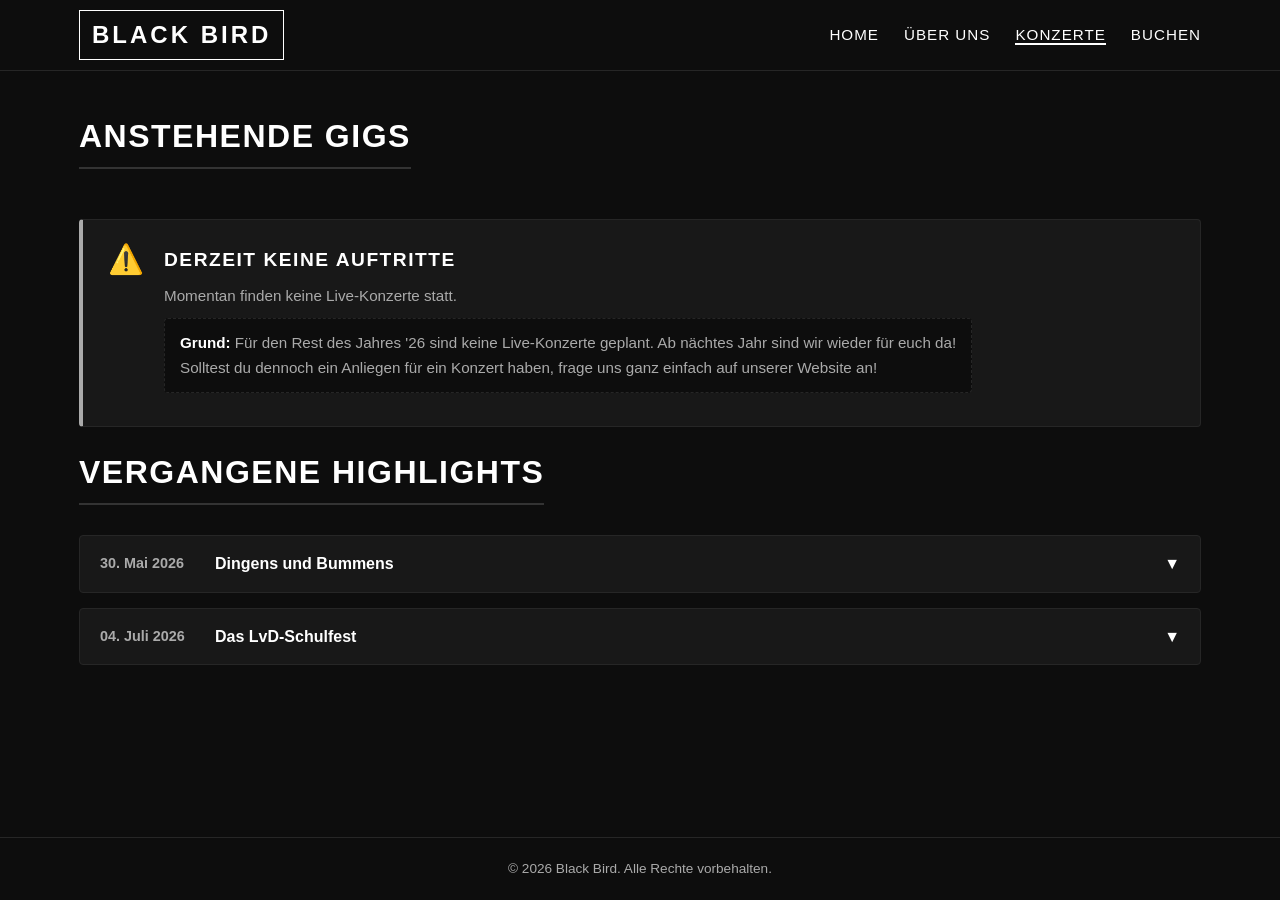
<file: konzerte.html>
<!DOCTYPE html>
<html lang="de">
<head>
  <meta charset="UTF-8">
  <meta name="viewport" content="width=device-width, initial-scale=1.0">
  <title>Konzerte | Black Bird</title>
  <link rel="stylesheet" href="style.css">
</head>
<body>

  <header>
    <div class="container">
      <a href="index.html" class="logo">Black Bird</a>
      <div class="menu-toggle">
        <span></span><span></span><span></span>
      </div>
      <ul class="nav-links">
        <li><a href="index.html">Home</a></li>
        <li><a href="ueber-uns.html">Über uns</a></li>
        <li><a href="konzerte.html" class="active">Konzerte</a></li>
        <li><a href="buchen.html">Buchen</a></li>
      </ul>
    </div>
  </header>

  <main>
    <div class="container">
      
      <!-- ANSTEHENDE SHOWS -->
      <div class="concert-section">
        <h2 class="section-title">Anstehende Gigs</h2>
        <div class="concert-list">

        <!-- HINWEIS-BOX: KEINE KONZERTE -->
          <div class="no-concerts-banner">
            <div class="no-concerts-icon">&#9888;&#65039;</div>
            <div class="no-concerts-content">
              <h3>Derzeit keine Auftritte</h3>
              <p>Momentan finden keine Live-Konzerte statt.</p>
              <p class="no-concerts-reason">
                <strong>Grund:</strong> Für den Rest des Jahres '26 sind keine Live-Konzerte geplant. Ab nächtes Jahr sind wir wieder für euch da!
                <br> Solltest du dennoch ein Anliegen für ein Konzert haben, frage uns ganz einfach auf unserer Website an!
              </p>
            </div>
          </div>

        </div>

    
<!--
          <details class="concert-item">
            <summary class="concert-header">
              <span class="concert-date">PLACEHOLDER</span>
              <span class="concert-title">PLACEHOLDER</span>
              <span class="concert-arrow">&#9660;</span>
            </summary>
            <div class="concert-details">
              <p><strong>Einlass:</strong> PLACEHOLDER | <strong>Beginn:</strong> PLACEHOLDER</p>
              <p><strong>Ort:</strong> PLACEHOLDER</p>
              <p>PLACEHOLDER</p>
              <a href="#" class="btn-ticket">PLACEHOLDER</a>
            </div>
          </details>

        </div>
      </div>
-->

      <!-- VERGANGENE SHOWS -->
      <div class="concert-section">
        <h2 class="section-title">Vergangene Highlights</h2>
        <div class="concert-list">

          <details class="concert-item">
            <summary class="concert-header">
              <span class="concert-date">30. Mai 2026</span>
              <span class="concert-title">Dingens und Bummens</span>
              <span class="concert-arrow">&#9660;</span>
            </summary>
            <div class="concert-details">
              <p><strong>Location:</strong> Jugendkulturhaus Dingens</p>
              <p>Unser erstes Konzert! Danke an alle Freunde, Bekannte und auch Fremde Personen die mit uns gerockt haben!</p>
            </div>
          </details>

          <details class="concert-item">
            <summary class="concert-header">
              <span class="concert-date">04. Juli 2026</span>
              <span class="concert-title">Das LvD-Schulfest</span>
              <span class="concert-arrow">&#9660;</span>
            </summary>
            <div class="concert-details">
              <p><strong>Location:</strong> Luise-von-Duesberg-Gymnasium Kempen</p>
              <p>Unser bisher größtes Puplikum! Danke an alle die mit und gesungen und getanzt haben. Danke an das LvD das uns dies möglich gemacht wurde!</p>
            </div>
          </details>

        </div>
      </div>

    </div>
  </main>

  <footer>
    <div class="container">
      <p>&copy; 2026 Black Bird. Alle Rechte vorbehalten.</p>
    </div>
  </footer>

  <script src="script.js"></script>
</body>
</html>
</file>
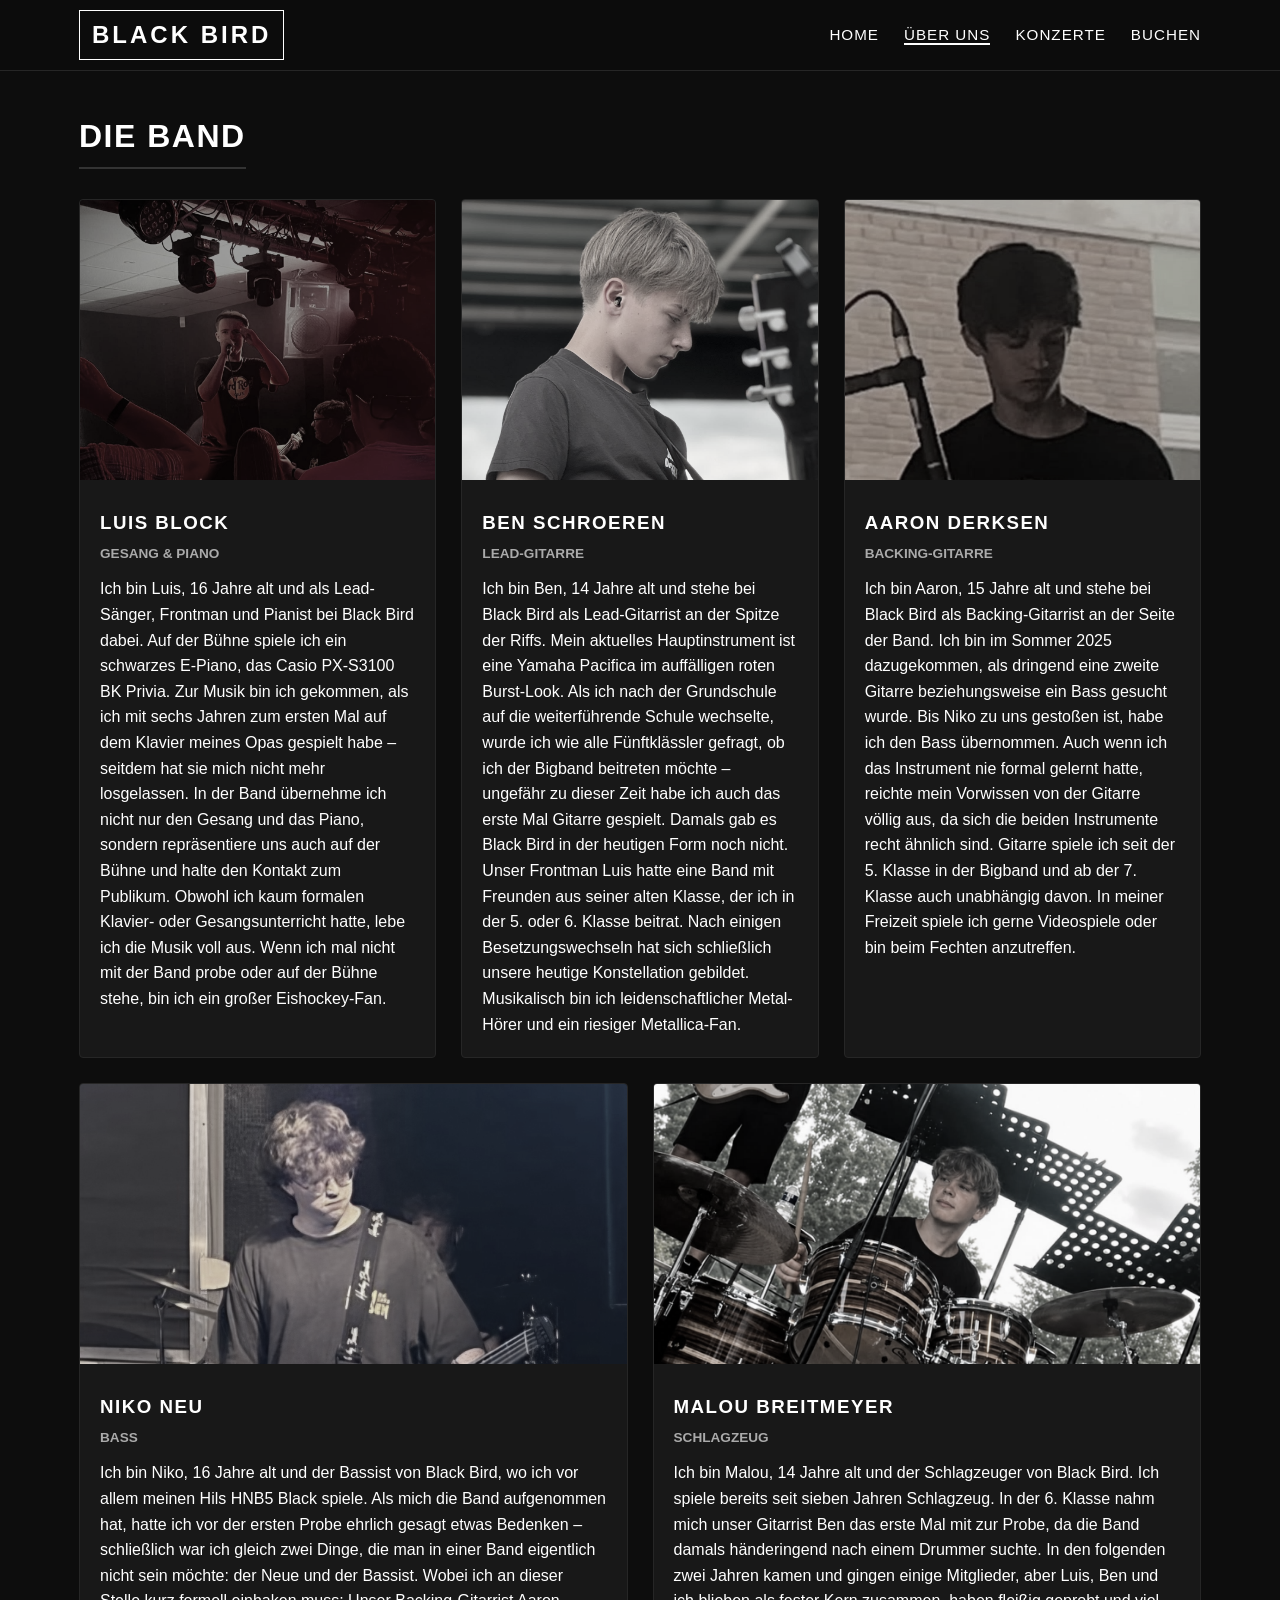
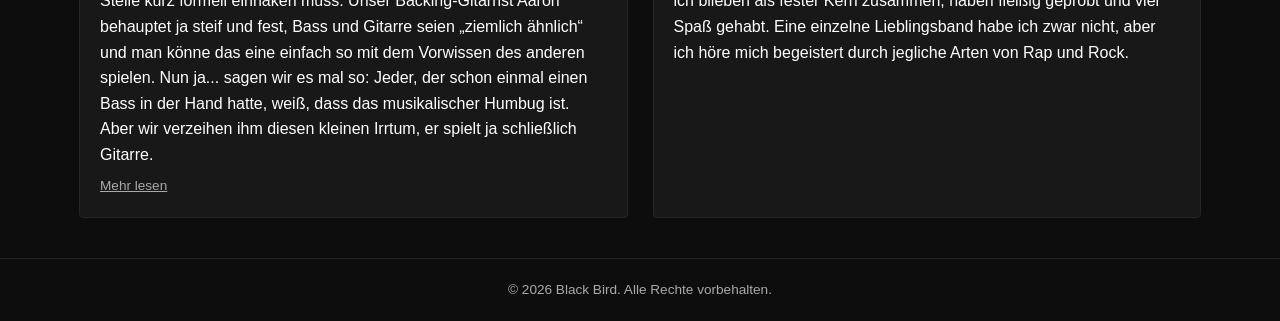
<file: ueber-uns.html>
<!DOCTYPE html>
<html lang="de">
<head>
  <meta charset="UTF-8">
  <meta name="viewport" content="width=device-width, initial-scale=1.0">
  <title>Über Uns | Black Bird</title>
  <link rel="stylesheet" href="style.css">
</head>
<body>

  <header>
    <div class="container">
      <a href="index.html" class="logo">Black Bird</a>
      <div class="menu-toggle">
        <span></span><span></span><span></span>
      </div>
      <ul class="nav-links">
        <li><a href="index.html">Home</a></li>
        <li><a href="ueber-uns.html" class="active">Über uns</a></li>
        <li><a href="konzerte.html">Konzerte</a></li>
        <li><a href="buchen.html">Buchen</a></li>
      </ul>
    </div>
  </header>

  <main>
    <div class="container">
      <h1 class="section-title">Die Band</h1>
      
      <div class="band-grid">
        <!-- Mitglied 1 -->
        <div class="member-card">
          <img src="bilder/luisblock.jpeg" alt="Luis - Gesang & Piano">
          <div class="member-info">
            <h3>Luis Block</h3>
            <div class="member-role">Gesang & Piano</div>
            <p>Ich bin Luis, 16 Jahre alt und als Lead-Sänger, Frontman und Pianist bei Black Bird dabei. Auf der Bühne spiele ich ein schwarzes E-Piano, das Casio PX-S3100 BK Privia. Zur Musik bin ich gekommen, als ich mit sechs Jahren zum ersten Mal auf dem Klavier meines Opas gespielt habe – seitdem hat sie mich nicht mehr losgelassen. In der Band übernehme ich nicht nur den Gesang und das Piano, sondern repräsentiere uns auch auf der Bühne und halte den Kontakt zum Publikum. Obwohl ich kaum formalen Klavier- oder Gesangsunterricht hatte, lebe ich die Musik voll aus. Wenn ich mal nicht mit der Band probe oder auf der Bühne stehe, bin ich ein großer Eishockey-Fan.</p>
          </div>
        </div>

        <!-- Mitglied 2 -->
        <div class="member-card">
          <img src="bilder/benschroeren.jpeg" alt="Ben - Lead-Gitarre">
          <div class="member-info">
            <h3>Ben Schroeren</h3>
            <div class="member-role">Lead-Gitarre</div>
            <p>Ich bin Ben, 14 Jahre alt und stehe bei Black Bird als Lead-Gitarrist an der Spitze der Riffs. Mein aktuelles Hauptinstrument ist eine Yamaha Pacifica im auffälligen roten Burst-Look. Als ich nach der Grundschule auf die weiterführende Schule wechselte, wurde ich wie alle Fünftklässler gefragt, ob ich der Bigband beitreten möchte – ungefähr zu dieser Zeit habe ich auch das erste Mal Gitarre gespielt. Damals gab es Black Bird in der heutigen Form noch nicht. Unser Frontman Luis hatte eine Band mit Freunden aus seiner alten Klasse, der ich in der 5. oder 6. Klasse beitrat. Nach einigen Besetzungswechseln hat sich schließlich unsere heutige Konstellation gebildet. Musikalisch bin ich leidenschaftlicher Metal-Hörer und ein riesiger Metallica-Fan.</p>
          </div>
        </div>

        <!-- Mitglied 3 -->
        <div class="member-card">
          <img src="bilder/aaronderksen.jpeg" alt="Aaron - Backing-Gitarre">
          <div class="member-info">
            <h3>Aaron Derksen</h3>
            <div class="member-role">Backing-Gitarre</div>
            <p>Ich bin Aaron, 15 Jahre alt und stehe bei Black Bird als Backing-Gitarrist an der Seite der Band. Ich bin im Sommer 2025 dazugekommen, als dringend eine zweite Gitarre beziehungsweise ein Bass gesucht wurde. Bis Niko zu uns gestoßen ist, habe ich den Bass übernommen. Auch wenn ich das Instrument nie formal gelernt hatte, reichte mein Vorwissen von der Gitarre völlig aus, da sich die beiden Instrumente recht ähnlich sind. Gitarre spiele ich seit der 5. Klasse in der Bigband und ab der 7. Klasse auch unabhängig davon. In meiner Freizeit spiele ich gerne Videospiele oder bin beim Fechten anzutreffen.</p>
          </div>
        </div>

        <!-- Mitglied 4 -->
        <div class="member-card">
          <img src="bilder/nikoneu.jpeg" alt="Niko - Bass">
          <div class="member-info">
            <h3>Niko Neu</h3>
            <div class="member-role">Bass</div>
            <p>Ich bin Niko, 16 Jahre alt und der Bassist von Black Bird, wo ich vor allem meinen Hils HNB5 Black spiele. Als mich die Band aufgenommen hat, hatte ich vor der ersten Probe ehrlich gesagt etwas Bedenken – schließlich war ich gleich zwei Dinge, die man in einer Band eigentlich nicht sein möchte: der Neue und der Bassist. Wobei ich an dieser Stelle kurz formell einhaken muss: Unser Backing-Gitarrist Aaron behauptet ja steif und fest, Bass und Gitarre seien „ziemlich ähnlich“ und man könne das eine einfach so mit dem Vorwissen des anderen spielen. Nun ja... sagen wir es mal so: Jeder, der schon einmal einen Bass in der Hand hatte, weiß, dass das musikalischer Humbug ist. Aber wir verzeihen ihm diesen kleinen Irrtum, er spielt ja schließlich Gitarre.

            <span class="more-text">

            <br>
            <br>
            Musikalisch bin ich jedenfalls schon lange unterwegs. Mit sechs Jahren brachte mich mein Opa zum Mandolinen-Orchester Hüls, wo ich Mandoline lernte und ab zehn Jahren bei den großen Konzerten mitwirkte; heute spiele ich dort aktiv Mandola und Kontrabass. Seit der 5. Klasse spiele ich außerdem Bass in den United Horns und der Jazzband Småland. Mit meinem Einstieg bei Black Bird hat sich mein Traum von einer eigenen Band erfüllt, in der man sich musikalisch völlig frei entfalten kann. Ich höre fast jede Musikrichtung gerne, meine absolute Lieblingsband ist aber Slipknot und ich bin generell ein großer Fan diverser Metal-Genres.</span> </p>
            <button class="read-more-btn">Mehr lesen</button>
          </div>
        </div>

        <!-- Mitglied 5 -->
        <div class="member-card">
          <img src="bilder/maloubreitmeyer.jpeg" alt="Malou - Schlagzeug">
          <div class="member-info">
            <h3>Malou Breitmeyer</h3>
            <div class="member-role">Schlagzeug</div>
            <p>Ich bin Malou, 14 Jahre alt und der Schlagzeuger von Black Bird. Ich spiele bereits seit sieben Jahren Schlagzeug. In der 6. Klasse nahm mich unser Gitarrist Ben das erste Mal mit zur Probe, da die Band damals händeringend nach einem Drummer suchte. In den folgenden zwei Jahren kamen und gingen einige Mitglieder, aber Luis, Ben und ich blieben als fester Kern zusammen, haben fleißig geprobt und viel Spaß gehabt. Eine einzelne Lieblingsband habe ich zwar nicht, aber ich höre mich begeistert durch jegliche Arten von Rap und Rock.</p>
          </div>
        </div>
      </div>
    </div>
  </main>

  <footer>
    <div class="container">
      <p>&copy; 2026 Black Bird. Alle Rechte vorbehalten.</p>
    </div>
  </footer>

  <script src="script.js"></script>
</body>
</html>
</file>
<file: style.css>
/* ==========================================
   RESET & DUNKLES DESIGN (VARIABLES)
   ========================================== */
:root {
  --bg-color: #0d0d0d;
  --card-bg: #181818;
  --text-main: #ffffff;
  --text-muted: #aaaaaa;
  --accent-color: #333333;
  --accent-light: #555555;
  --border-color: #262626;
  --font-main: 'Segoe UI', -apple-system, BlinkMacSystemFont, Roboto, sans-serif;
  --transition: all 0.3s ease;
}

* {
  margin: 0;
  padding: 0;
  box-sizing: border-box;
}

body {
  background-color: var(--bg-color);
  color: var(--text-main);
  font-family: var(--font-main);
  line-height: 1.6;
  display: flex;
  flex-direction: column;
  min-height: 100vh;
}

.container {
  width: 90%;
  max-width: 1200px;
  margin: 0 auto;
  padding: 0 15px;
}

main {
  flex: 1;
  padding: 40px 0;
}

a {
  color: var(--text-main);
  text-decoration: none;
  transition: var(--transition);
}

a:hover {
  color: var(--text-muted);
}

h1, h2, h3 {
  letter-spacing: 1.5px;
  text-transform: uppercase;
  margin-bottom: 20px;
}

.section-title {
  text-align: center;
  font-size: 2rem;
  border-bottom: 2px solid var(--accent-color);
  display: inline-block;
  padding-bottom: 5px;
  margin: 0 auto 30px auto;
}

/* ==========================================
   HEADER & NAVIGATION
   ========================================== */
header {
  background-color: rgba(13, 13, 13, 0.95);
  border-bottom: 1px solid var(--border-color);
  position: sticky;
  top: 0;
  z-index: 1000;
}

header .container {
  display: flex;
  justify-content: space-between;
  align-items: center;
  height: 70px;
}

.logo {
  font-size: 1.5rem;
  font-weight: bold;
  letter-spacing: 3px;
  text-transform: uppercase;
  border: 1px solid var(--text-main);
  padding: 5px 12px;
}

.nav-links {
  display: flex;
  list-style: none;
  gap: 25px;
}

.nav-links a {
  font-size: 0.95rem;
  text-transform: uppercase;
  letter-spacing: 1px;
}

.nav-links a.active,
.nav-links a:hover {
  border-bottom: 2px solid var(--text-main);
}

/* Mobile Nav Toggle */
.menu-toggle {
  display: none;
  flex-direction: column;
  cursor: pointer;
  gap: 5px;
}

.menu-toggle span {
  width: 25px;
  height: 2px;
  background-color: var(--text-main);
  transition: var(--transition);
}

/* ==========================================
   HOMEPAGE (HERO & SLIDESHOW)
   ========================================== */
.hero {
  position: relative;
  height: 60vh;
  min-height: 400px;
  overflow: hidden;
  border-bottom: 1px solid var(--border-color);
}

.slideshow-container {
  width: 100%;
  height: 100%;
  position: relative;
}

.slide {
  position: absolute;
  top: 0;
  left: 0;
  width: 100%;
  height: 100%;
  opacity: 0;
  transition: opacity 1s ease-in-out;
}

.slide.active {
  opacity: 1;
}

.slide img {
  width: 100%;
  height: 100%;
  object-fit: cover;
  filter: brightness(0.5);
}

.hero-overlay {
  position: absolute;
  top: 50%;
  left: 50%;
  transform: translate(-50%, -50%);
  text-align: center;
  z-index: 10;
  width: 90%;
}

.hero-overlay h1 {
  font-size: 3.5rem;
  margin-bottom: 10px;
}

.hero-overlay p {
  font-size: 1.2rem;
  color: var(--text-muted);
}

.intro-text {
  text-align: center;
  max-width: 800px;
  margin: 0 auto;
  font-size: 1.1rem;
}

/* ==========================================
   ÜBER UNS (GRID & CARDS)
   ========================================== */
.band-grid {
  display: grid;
  grid-template-columns: repeat(auto-fit, minmax(250px, 1fr));
  gap: 25px;
}

.member-card {
  background-color: var(--card-bg);
  border: 1px solid var(--border-color);
  border-radius: 4px;
  overflow: hidden;
  transition: var(--transition);
}

.member-card:hover {
  transform: translateY(-5px);
  border-color: var(--accent-light);
}

.member-card img {
  width: 100%;
  height: 280px;
  object-fit: cover;
  object-position: top;
  filter: grayscale(80%);
  transition: var(--transition);
}

.member-card:hover img {
  filter: grayscale(0%);
}

.member-info {
  padding: 20px;
}

.member-info h3 {
  margin-bottom: 5px;
}

.member-role {
  color: var(--text-muted);
  font-size: 0.85rem;
  text-transform: uppercase;
  margin-bottom: 12px;
  font-weight: 600;
}

/* ==========================================
   KONZERTE (ACCORDIONS)
   ========================================== */
.concert-section {
  margin-bottom: 40px;
}

.concert-list {
  display: flex;
  flex-direction: column;
  gap: 15px;
}

details.concert-item {
  background-color: var(--card-bg);
  border: 1px solid var(--border-color);
  padding: 15px 20px;
  border-radius: 4px;
  cursor: pointer;
  transition: var(--transition);
}

details.concert-item[open] {
  border-color: var(--accent-light);
}

summary.concert-header {
  font-weight: bold;
  display: flex;
  justify-content: space-between;
  align-items: center;
  list-style: none;
}

summary.concert-header::-webkit-details-marker {
  display: none;
}

.concert-date {
  color: var(--text-muted);
  font-size: 0.9rem;
  min-width: 100px;
}

.concert-title {
  flex-grow: 1;
  padding: 0 15px;
}

.concert-arrow {
  transition: transform 0.3s;
}

details[open] .concert-arrow {
  transform: rotate(180deg);
}

.concert-details {
  margin-top: 15px;
  padding-top: 15px;
  border-top: 1px solid var(--border-color);
  color: var(--text-muted);
}

.btn-ticket {
  display: inline-block;
  margin-top: 10px;
  padding: 8px 16px;
  background-color: var(--accent-color);
  color: var(--text-main);
  border: 1px solid var(--border-color);
  border-radius: 4px;
  font-size: 0.85rem;
}

.btn-ticket:hover {
  background-color: var(--text-main);
  color: var(--bg-color);
}

/* ==========================================
   BUCHEN (FORMULAR)
   ========================================== */
.booking-form {
  background-color: var(--card-bg);
  border: 1px solid var(--border-color);
  padding: 30px;
  border-radius: 4px;
  max-width: 800px;
  margin: 0 auto;
}

.form-group {
  margin-bottom: 20px;
}

.form-row {
  display: flex;
  gap: 20px;
}

.form-row .form-group {
  flex: 1;
}

label {
  display: block;
  margin-bottom: 8px;
  font-size: 0.9rem;
  text-transform: uppercase;
  letter-spacing: 0.5px;
}

input[type="text"],
input[type="email"],
input[type="tel"],
input[type="datetime-local"],
select,
textarea {
  width: 100%;
  padding: 12px;
  background-color: var(--bg-color);
  border: 1px solid var(--border-color);
  color: var(--text-main);
  border-radius: 4px;
  font-family: inherit;
}

input:focus, select:focus, textarea:focus {
  outline: none;
  border-color: var(--text-main);
}

.checkbox-grid {
  display: grid;
  grid-template-columns: repeat(auto-fit, minmax(200px, 1fr));
  gap: 10px;
  background-color: var(--bg-color);
  padding: 15px;
  border: 1px solid var(--border-color);
  border-radius: 4px;
}

.checkbox-item {
  display: flex;
  align-items: center;
  gap: 10px;
}

.checkbox-item input {
  accent-color: var(--accent-light);
}

button.btn-submit {
  width: 100%;
  padding: 15px;
  background-color: var(--text-main);
  color: var(--bg-color);
  border: none;
  font-weight: bold;
  text-transform: uppercase;
  letter-spacing: 1px;
  cursor: pointer;
  transition: var(--transition);
  border-radius: 4px;
}

button.btn-submit:hover {
  background-color: var(--text-muted);
}

#form-feedback {
  margin-top: 15px;
  padding: 12px;
  display: none;
  text-align: center;
  border-radius: 4px;
}

#form-feedback.success {
  background-color: #1e3a1e;
  color: #a3e635;
  border: 1px solid #2d5a2d;
}

/* ==========================================
   FOOTER
   ========================================== */
footer {
  background-color: var(--bg-color);
  border-top: 1px solid var(--border-color);
  padding: 20px 0;
  text-align: center;
  font-size: 0.85rem;
  color: var(--text-muted);
}

/* ==========================================
   RESPONSIVE DESIGN (MEDIA QUERIES)
   ========================================== */
@media (max-width: 768px) {
  .menu-toggle {
    display: flex;
  }

  .nav-links {
    position: absolute;
    top: 70px;
    left: 0;
    width: 100%;
    background-color: var(--bg-color);
    flex-direction: column;
    align-items: center;
    padding: 20px 0;
    gap: 15px;
    border-bottom: 1px solid var(--border-color);
    display: none;
  }

  .nav-links.active {
    display: flex;
  }

  .form-row {
    flex-direction: column;
    gap: 0;
  }

  .hero-overlay h1 {
    font-size: 2.2rem;
  }

  summary.concert-header {
    flex-direction: column;
    align-items: flex-start;
    gap: 5px;
  }
}
@media (min-width: 992px) {
  .band-grid {
    grid-template-columns: repeat(6, 1fr);
  }

  /* Die ersten 3 Karten belegen jeweils 2 von 6 Spalten (3 oben) */
  .member-card:nth-child(1),
  .member-card:nth-child(2),
  .member-card:nth-child(3) {
    grid-column: span 2;
  }

  /* Die letzten 2 Karten belegen jeweils 3 von 6 Spalten (2 unten, zentriert ausgefüllt) */
  .member-card:nth-child(4),
  .member-card:nth-child(5) {
    grid-column: span 3;
  }
}
/* Mehr lesen / Weniger anzeigen Feature */
.more-text {
  display: none;
}

.more-text.show {
  display: inline;
}

.read-more-btn {
  background: none;
  border: none;
  color: var(--text-muted);
  text-decoration: underline;
  font-size: 0.85rem;
  font-family: inherit;
  cursor: pointer;
  margin-top: 10px;
  padding: 0;
  transition: var(--transition);
}

.read-more-btn:hover {
  color: var(--text-main);
}

#form-feedback.error {
  background-color: #3a1e1e;
  color: #f87171;
  border: 1px solid #5a2d2d;
}

/* ==========================================
   HINWEIS-BANNER (KEINE KONZERTE)
   ========================================== */
.no-concerts-banner {
  background-color: var(--card-bg);
  border: 1px solid var(--border-color);
  border-left: 4px solid var(--text-muted);
  padding: 25px;
  border-radius: 4px;
  display: flex;
  align-items: flex-start;
  gap: 20px;
  margin: 20px 0;
}

.no-concerts-icon {
  font-size: 1.8rem;
  line-height: 1;
}

.no-concerts-content h3 {
  font-size: 1.2rem;
  margin-bottom: 8px;
  color: var(--text-main);
}

.no-concerts-content p {
  color: var(--text-muted);
  font-size: 0.95rem;
  margin-bottom: 8px;
}

.no-concerts-reason {
  background-color: var(--bg-color);
  padding: 12px 15px;
  border-radius: 4px;
  border: 1px dashed var(--border-color);
  margin-top: 10px !important;
}

.no-concerts-reason strong {
  color: var(--text-main);
}

@media (max-width: 600px) {
  .no-concerts-banner {
    flex-direction: column;
    gap: 10px;
  }
}
</file>
